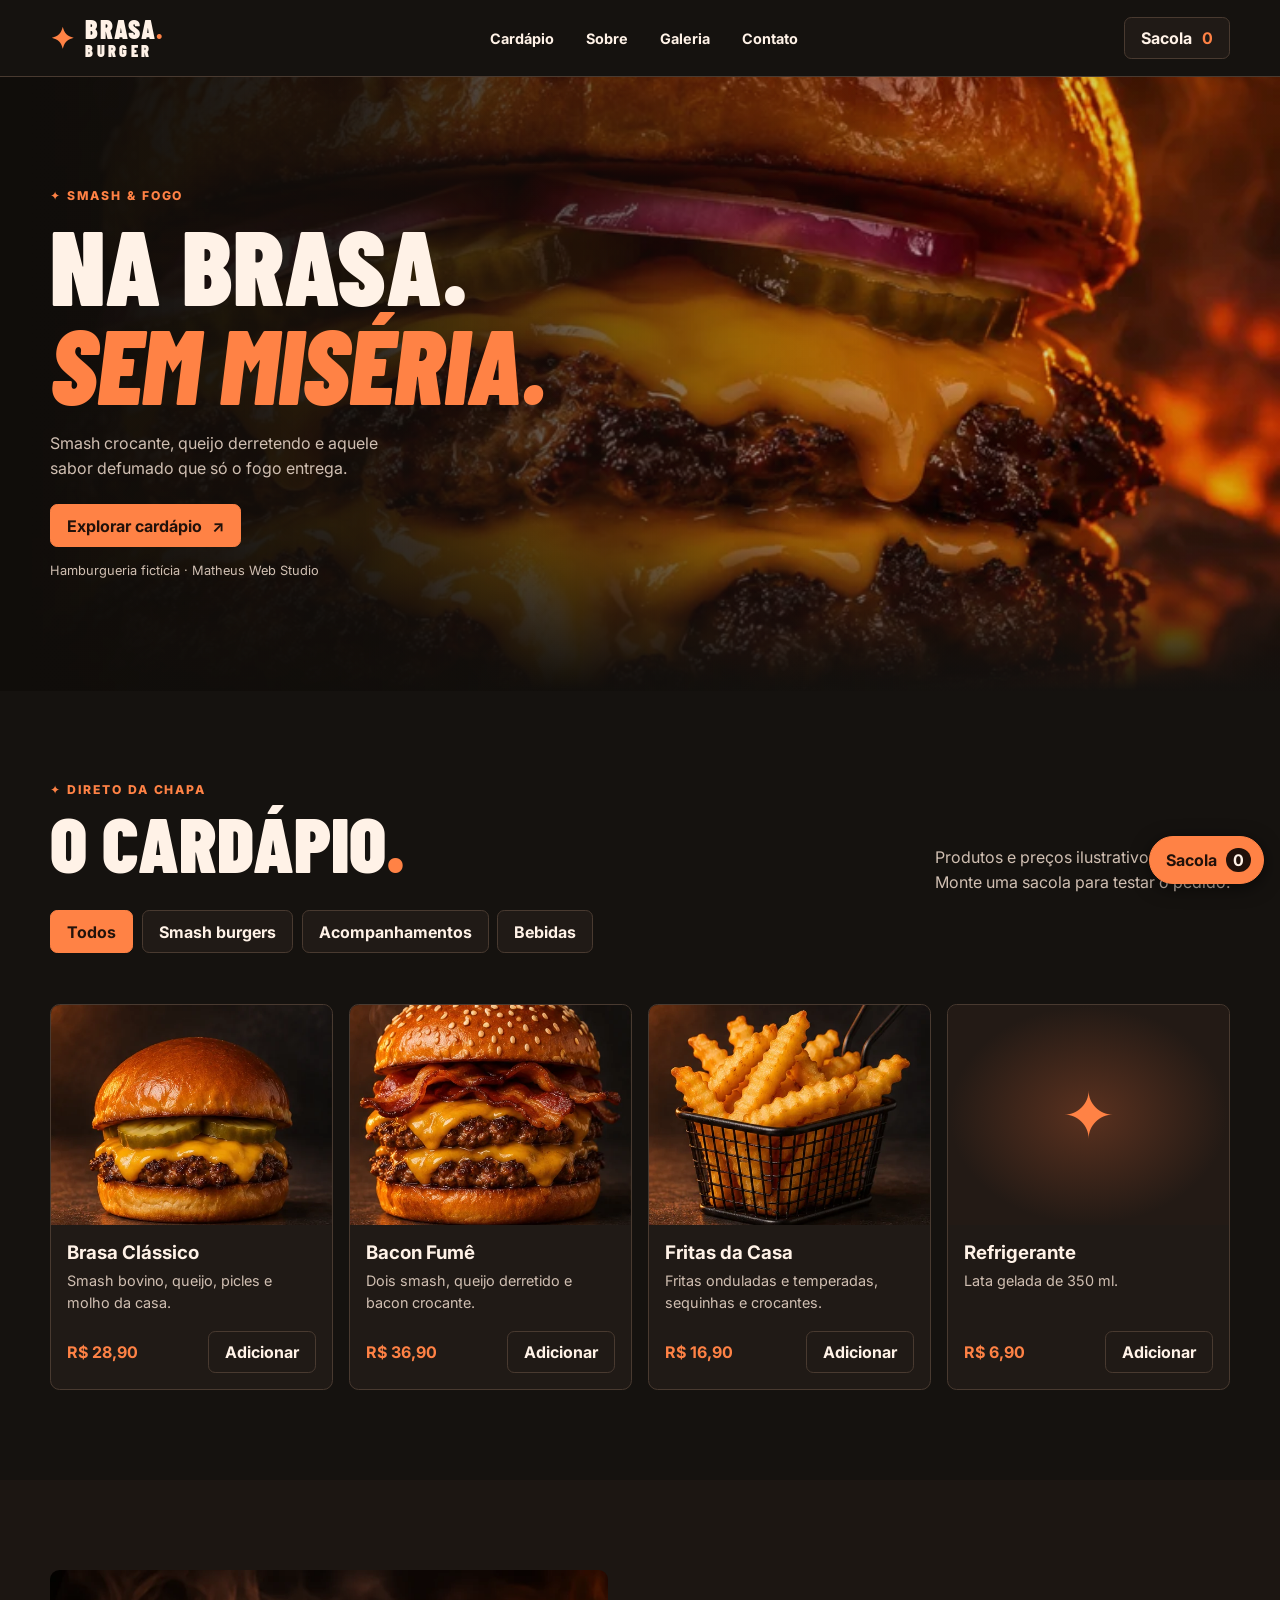
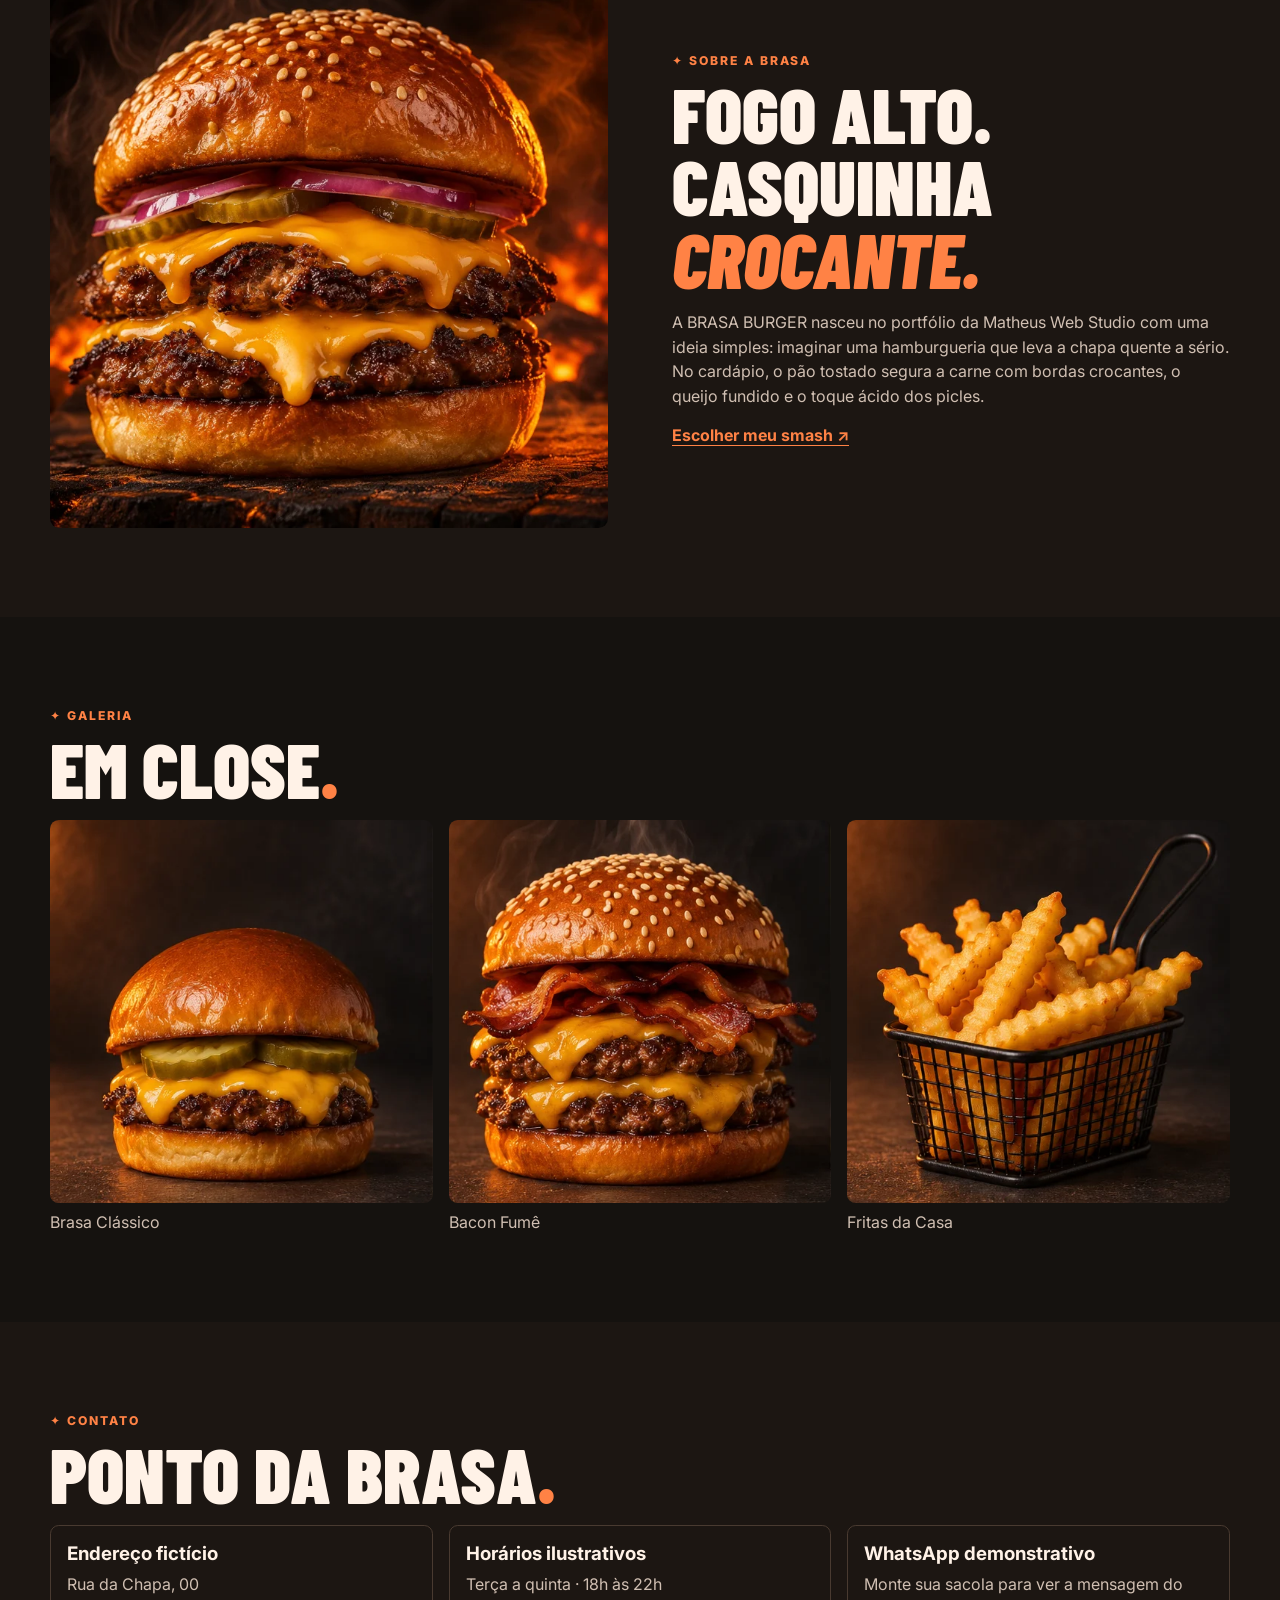
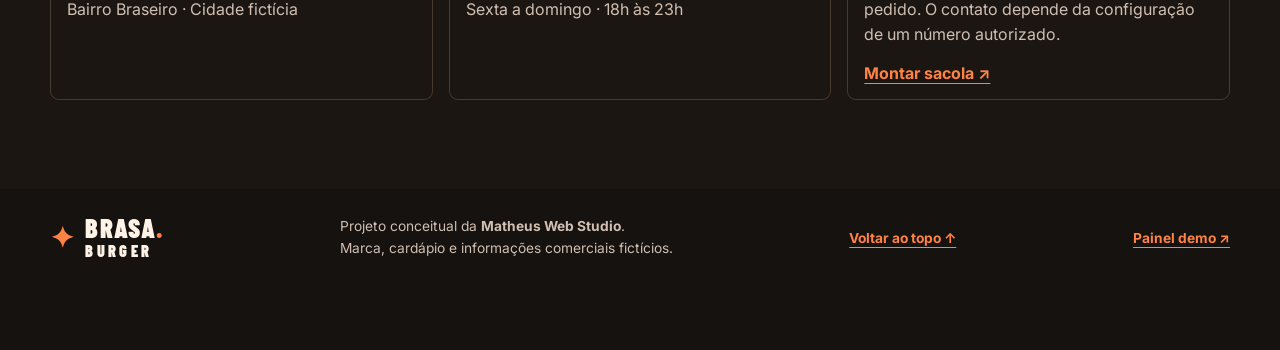
<file: index.html>
<!doctype html>
<html lang="pt-BR">
<head>
<meta charset="utf-8">
<meta name="viewport" content="width=device-width, initial-scale=1">
<meta name="description" content="BRASA BURGER é um projeto conceitual da Matheus Web Studio. Explore um cardápio ilustrativo de smash burgers e simule seu pedido.">
<meta name="robots" content="noindex, nofollow">
<meta name="theme-color" content="#15120f">
<meta property="og:title" content="BRASA BURGER — Smash & Fogo">
<meta property="og:description" content="Hamburgueria fictícia criada para o portfólio da Matheus Web Studio.">
<title>BRASA BURGER — Smash &amp; Fogo | Matheus Web Studio</title>
<link rel="stylesheet" href="styles.css">
<script src="config.js" defer></script>
<script src="data.js" defer></script>
<script src="app.js" defer></script>
</head>
<body class="storefront">
<a class="skip" href="#conteudo">Pular para o conteúdo</a>
<header class="header" id="inicio">
  <div class="wrap top">
    <a href="#inicio" class="brand" aria-label="Brasa Burger, início"><span class="brand-icon" aria-hidden="true">✦</span><span>BRASA<span class="accent">.</span><small>BURGER</small></span></a>
    <nav aria-label="Navegação principal"><a href="#cardapio">Cardápio</a><a href="#sobre">Sobre</a><a href="#galeria">Galeria</a><a href="#contato">Contato</a></nav>
    <button class="cart-button" id="open-cart" type="button" aria-haspopup="dialog" aria-controls="cart">Sacola <span aria-hidden="true">0</span></button>
  </div>
</header>
<main id="conteudo"><p id="public-error" role="alert" class="wrap" hidden></p><p id="promo" class="promo" hidden></p>
  <section class="hero" aria-labelledby="hero-title">
    <picture><source id="hero-mobile" media="(max-width: 650px)" srcset="assets/hero-mobile.webp"><img id="hero-image" src="assets/hero.webp" alt="" fetchpriority="high" width="1536" height="1024"></picture>
    <div class="wrap hero-inner">
      <p class="kicker"><span aria-hidden="true">✦</span> <span id="hero-kicker">SMASH &amp; FOGO</span></p>
      <h1 id="hero-title"><span id="hero-lead">NA BRASA.</span><br><em id="hero-highlight">SEM MISÉRIA.</em></h1>
      <p id="hero-text" class="hero-text">Smash crocante, queijo derretendo e aquele sabor defumado que só o fogo entrega.</p>
      <a class="button primary" href="#cardapio">Explorar cardápio <span aria-hidden="true">↗</span></a>
      <p class="demo">Hamburgueria fictícia · Matheus Web Studio</p>
    </div>
  </section>
  <section class="menu section" id="cardapio" aria-labelledby="menu-title">
    <div class="wrap">
      <p class="kicker"><span aria-hidden="true">✦</span> DIRETO DA CHAPA</p>
      <div class="section-head"><h2 id="menu-title">O CARDÁPIO<span class="accent">.</span></h2><p>Produtos e preços ilustrativos.<br>Monte uma sacola para testar o pedido.</p></div>
      <div id="filters" class="filters" role="group" aria-label="Categorias do cardápio"></div>
      <noscript>Ative o JavaScript para explorar o cardápio e simular um pedido.</noscript>
      <p class="shop-feedback" id="shop-feedback"></p><div id="products" class="products"></div>
      <p id="feedback" class="sr-only" role="status"></p>
    </div>
  </section>
  <section class="about section" id="sobre" aria-labelledby="about-title">
    <div class="wrap split">
      <img src="assets/hero-mobile.webp" width="720" height="720" loading="lazy" decoding="async" alt="Smash burger duplo com queijo derretido e cebola roxa">
      <div><p class="kicker"><span aria-hidden="true">✦</span> SOBRE A BRASA</p><h2 id="about-title">FOGO ALTO.<br>CASQUINHA <em>CROCANTE.</em></h2><p id="about-copy">A BRASA BURGER nasceu no portfólio da Matheus Web Studio com uma ideia simples: imaginar uma hamburgueria que leva a chapa quente a sério. No cardápio, o pão tostado segura a carne com bordas crocantes, o queijo fundido e o toque ácido dos picles.</p><a href="#cardapio" class="text-link">Escolher meu smash <span aria-hidden="true">↗</span></a></div>
    </div>
  </section>
  <section class="section gallery" id="galeria" aria-labelledby="gallery-title">
    <div class="wrap"><p class="kicker"><span aria-hidden="true">✦</span> GALERIA</p><h2 id="gallery-title">EM CLOSE<span class="accent">.</span></h2>
      <div class="gallery-grid">
        <figure><img src="assets/classico.webp" width="520" height="590" loading="lazy" decoding="async" alt="Hambúrguer clássico com queijo e picles"><figcaption>Brasa Clássico</figcaption></figure>
        <figure><img src="assets/bacon.webp" width="520" height="590" loading="lazy" decoding="async" alt="Hambúrguer duplo com tiras de bacon crocante"><figcaption>Bacon Fumê</figcaption></figure>
        <figure><img src="assets/fritas.webp" width="520" height="590" loading="lazy" decoding="async" alt="Cesta escura cheia de batatas fritas onduladas"><figcaption>Fritas da Casa</figcaption></figure>
      </div>
    </div>
  </section>
  <section class="contact section" id="contato" aria-labelledby="contact-title">
    <div class="wrap"><p class="kicker"><span aria-hidden="true">✦</span> CONTATO</p><h2 id="contact-title">PONTO DA BRASA<span class="accent">.</span></h2>
      <div class="contact-grid">
        <div><h3>Endereço fictício</h3><p id="shop-address">Rua da Chapa, 00<br>Bairro Braseiro · Cidade fictícia</p></div>
        <div><h3>Horários ilustrativos</h3><p id="shop-hours">Terça a quinta · 18h às 22h<br>Sexta a domingo · 18h às 23h</p></div>
        <div><h3>WhatsApp demonstrativo</h3><p id="shop-contact">Monte sua sacola para ver a mensagem do pedido. O contato depende da configuração de um número autorizado.</p><a class="text-link" href="#cardapio">Montar sacola ↗</a></div>
      </div>
    </div>
  </section>
</main>
<footer><div class="wrap footer"><a class="brand" href="#inicio"><span class="brand-icon" aria-hidden="true">✦</span><span>BRASA<span class="accent">.</span><small>BURGER</small></span></a><p>Projeto conceitual da <strong>Matheus Web Studio</strong>.<br>Marca, cardápio e informações comerciais fictícios.</p><a class="text-link" href="#inicio">Voltar ao topo ↑</a><a class="text-link" href="admin.html">Painel demo ↗</a></div></footer>
<button class="cart-button floating-cart" id="floating-cart" type="button" aria-haspopup="dialog" aria-controls="cart" hidden>Sacola <span aria-hidden="true">0</span></button>
<dialog id="cart" aria-labelledby="cart-title">
  <div class="cart-layout">
    <div class="cart-heading"><h2 id="cart-title">Sua sacola</h2><form method="dialog"><button class="icon-button" aria-label="Fechar sacola" autofocus>×</button></form></div>
    <div id="cart-body" class="cart-body"></div>
    <div id="cart-footer" class="cart-footer" hidden>
      <p class="total"><span>Subtotal ilustrativo</span><strong id="total"></strong></p>
      <button type="button" class="button primary" id="preview-order" aria-expanded="false" aria-controls="order">Continuar pedido <span aria-hidden="true">↗</span></button>
      <form id="order" autocomplete="off" hidden>
        <h3>Dados do pedido</h3>
        <p id="demo-order-help">Use dados fictícios para testar a demonstração.</p>
        <label>Nome do cliente<input id="customer-name" name="customer" required maxlength="80" aria-describedby="demo-order-help"></label>
        <label>Telefone com DDD<input name="phone" type="tel" required maxlength="25"></label>
        <label>Como receber?
          <select id="fulfillment" name="method"><option value="delivery">Entrega</option><option value="pickup">Retirada no balcão</option></select>
        </label>
        <div id="delivery-fields">
          <label><span id="address-label">Endereço de entrega</span><textarea name="address" rows="2" maxlength="240" placeholder="Rua, número, bairro e cidade" required></textarea></label>
          <label>Complemento ou referência (opcional)<input name="reference" maxlength="120"></label>
        </div>
        <label>Forma de pagamento
          <select id="payment" name="payment" required>
            <option value="">Selecione</option>
            <option value="cash">Dinheiro</option>
            <option value="pix">Pix</option>
            <option value="card">Cartão na maquininha da loja</option>
          </select>
        </label>
        <p id="card-payment-note" hidden>O pagamento por cartão é feito na maquininha da loja.</p>
        <p id="order-error" role="alert" hidden></p>
        <label for="order-text">Prévia da mensagem</label>
        <textarea id="order-text" readonly rows="5"></textarea>
        <button type="submit" class="button primary">Registrar pedido simulado</button>
      </form>
    </div>
    <p id="cart-result" role="status"></p><p id="cart-feedback" role="status" class="sr-only"></p>
    <div id="order-whatsapp" hidden>
      <a id="whatsapp-link" class="button primary" target="_blank" rel="noopener noreferrer" hidden>Enviar pedido pelo WhatsApp <span aria-hidden="true">↗</span></a>
      <p id="whatsapp-note" hidden>O WhatsApp da loja ainda não foi configurado.</p>
    </div>
  </div>
</dialog>
<dialog id="product-dialog" aria-labelledby="product-title">
  <form id="product-form" class="cart-layout">
    <div class="cart-heading"><h2 id="product-title"></h2><button type="button" id="close-product" class="icon-button" aria-label="Fechar personalização">×</button></div>
    <p id="product-description"></p>
    <strong id="product-price"></strong>
    <div class="note-field">
      <label for="product-note">Observação do item (opcional)</label>
      <textarea id="product-note" rows="3" maxlength="160" placeholder="Ex.: sem tomate, molho à parte" aria-describedby="note-help"></textarea>
      <small id="note-help">Até 160 caracteres. A observação vale para todas as unidades deste item na sacola.</small>
    </div>
    <p id="product-error" role="alert" hidden></p>
    <button type="submit" id="save-product" class="button primary">Adicionar à sacola</button>
  </form>
</dialog>
</body>
</html>
</file>
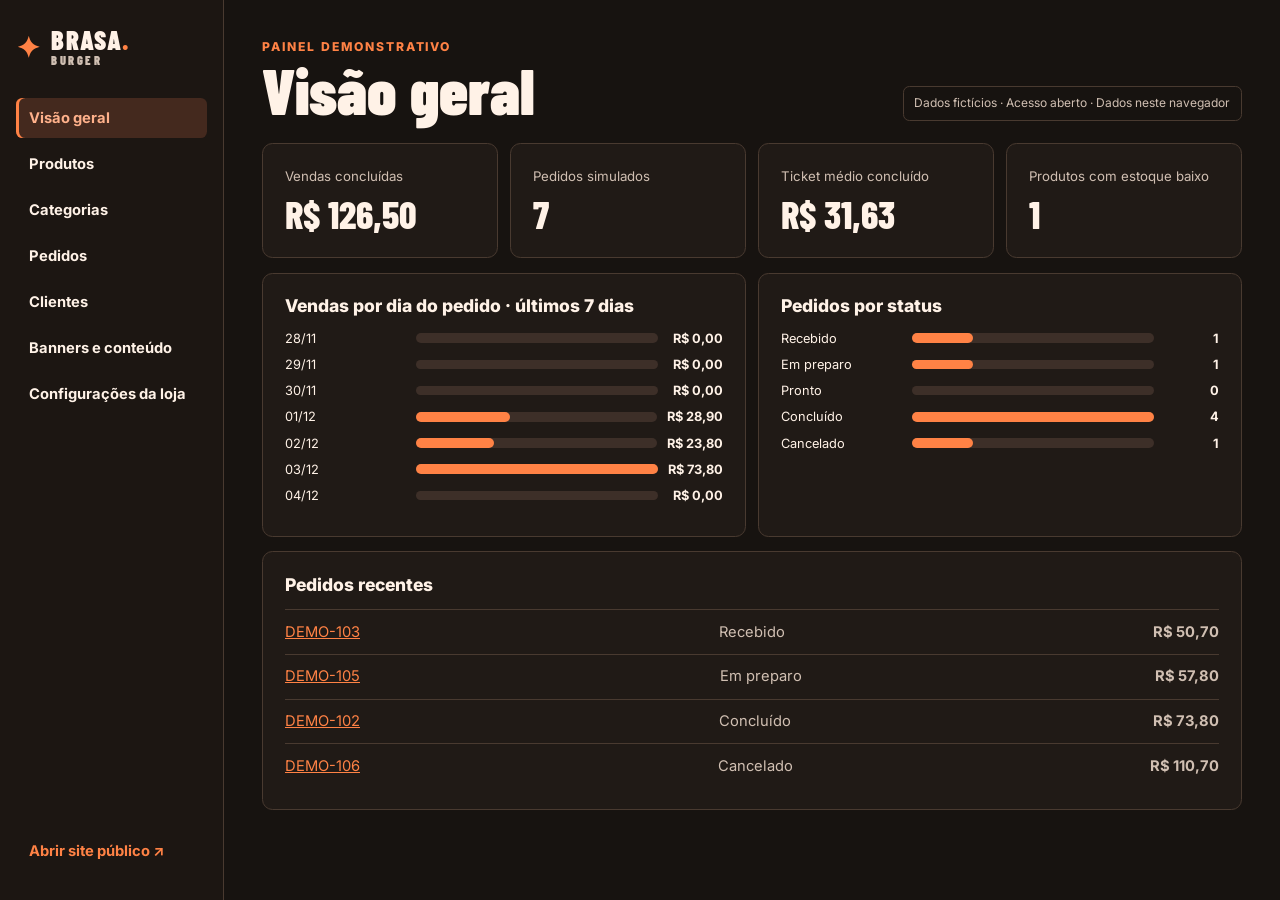
<file: admin.html>
<!doctype html>
<html lang="pt-BR">
<head>
<meta charset="utf-8">
<meta name="viewport" content="width=device-width, initial-scale=1">
<meta name="robots" content="noindex, nofollow">
<meta name="theme-color" content="#15120f">
<title>Painel demo | Brasa Burger</title>
<link rel="stylesheet" href="styles.css">
<link rel="stylesheet" href="admin.css">
<script defer src="config.js"></script>
<script defer src="data.js"></script>
<script defer src="admin.js"></script>
</head>
<body class="admin">
<a class="skip" href="#workspace">Pular para o conteúdo</a>
<aside class="sidebar">
  <a class="brand" href="#visao"><span class="brand-icon" aria-hidden="true">✦</span><span>BRASA<span class="accent">.</span><small>BURGER</small></span></a>
  <nav id="admin-nav" aria-label="Seções do painel">
    <a href="#visao">Visão geral</a><a href="#produtos">Produtos</a><a href="#categorias">Categorias</a><a href="#pedidos">Pedidos</a><a href="#clientes">Clientes</a><a href="#conteudos">Banners e conteúdo</a><a href="#loja">Configurações da loja</a>
  </nav>
  <a class="site-link" href="index.html" target="_blank" rel="noopener">Abrir site público ↗</a>
</aside>
<main id="workspace" tabindex="-1">
  <header class="workspace-header">
    <div><p class="kicker">Painel demonstrativo</p><h1 id="page-title">Visão geral</h1></div>
    <p class="demo-note">Dados fictícios · Acesso aberto · Dados neste navegador</p>
  </header>
  <p id="notice" role="status" hidden></p>
  <p id="error" role="alert" hidden></p>
  <div id="view"></div>
</main>
<dialog id="editor" aria-labelledby="editor-title">
  <form id="edit-form">
    <header><h2 id="editor-title"></h2><button type="button" data-action="close" aria-label="Fechar edição">×</button></header>
    <div class="edit-fields" id="edit-fields"></div>
    <p id="edit-error" role="alert" hidden></p>
    <footer><button type="button" data-action="close">Cancelar</button><button class="primary" type="submit">Salvar</button></footer>
  </form>
</dialog>
<section id="print-order" aria-label="Comanda para impressão"></section>
</body>
</html>
</file>
<file: styles.css>
@import url('https://fonts.googleapis.com/css2?family=Barlow+Condensed:wght@700;800;900&family=Inter:wght@400;500;600;700;800&display=swap');

:root {
  color-scheme: dark;
  --bg: #15120f;
  --surface: #201a16;
  --line: #493a30;
  --text: #fff2e7;
  --muted: #d0bfb2;
  --accent: #ff8245;
  --display: "Barlow Condensed", Impact, sans-serif;
  font-family: Inter, system-ui, sans-serif;
}
*, *::before, *::after { box-sizing: border-box; }
body { margin: 0; background: var(--bg); color: var(--text); }
[hidden] { display: none !important; }
img { max-width: 100%; display: block; object-fit: cover; }
a { color: inherit; }
button, input, select, textarea { font: inherit; }
button, .button {
  display: inline-flex; align-items: center; justify-content: center; gap: .6rem;
  padding: .65rem 1rem; border: 1px solid var(--line); border-radius: .45rem;
  color: var(--text); background: var(--surface); text-decoration: none; cursor: pointer;
  font-weight: 700; min-height: 2.65rem;
}
button:hover:not(:disabled), .button:hover { border-color: var(--accent); }
button:disabled { opacity: .58; cursor: default; }
:focus-visible { outline: 2px solid var(--accent); outline-offset: 4px; }
.primary { background: var(--accent); border-color: var(--accent); color: #21110a; }
.primary:hover { background: #ff9b6b; }
.wrap { width: min(1180px, 100% - 2.5rem); margin-inline: auto; }
.skip { position: fixed; inset: .5rem auto auto .5rem; z-index: 20; padding: .8rem; background: var(--surface); transform: translateY(-170%); }
.skip:focus { transform: none; }
.sr-only { position: absolute; width: 1px; height: 1px; padding: 0; margin: -1px; overflow: hidden; clip-path: inset(50%); white-space: nowrap; border: 0; }
.header { border-bottom: 1px solid var(--line); }
.top { min-height: 76px; display: flex; align-items: center; justify-content: space-between; gap: 1rem; }
.top nav { display: flex; flex-wrap: wrap; gap: clamp(.8rem, 2.5vw, 2rem); }
.top nav a { text-decoration: none; font-size: .9rem; font-weight: 700; }
.top nav a:hover, .text-link, .accent, em { color: var(--accent); }
.brand { display: inline-flex; width: fit-content; align-items: center; gap: .65rem; text-decoration: none; font: 900 1.65rem/.85 var(--display); letter-spacing: .04em; }
.brand small { display: block; font-size: .62em; letter-spacing: .2em; margin-top: .26rem; }
.brand-icon { color: var(--accent); font-size: 1.8rem; }
.cart-button span { color: var(--accent); }
.storefront > footer { padding-bottom: calc(4rem + env(safe-area-inset-bottom, 0px)); }
.floating-cart {
  position: fixed;
  z-index: 10;
  inset: auto calc(1rem + env(safe-area-inset-right, 0px)) calc(1rem + env(safe-area-inset-bottom, 0px)) auto;
  min-height: 3rem;
  padding-inline: 1rem .75rem;
  border-radius: 999px;
  background: var(--accent);
  border-color: var(--accent);
  color: #21110a;
  box-shadow: 0 4px 18px #0008;
}
.floating-cart:hover { background: #ff9b6b; }
.floating-cart span {
  display: grid;
  place-items: center;
  min-width: 1.55rem;
  min-height: 1.55rem;
  padding-inline: .35rem;
  border-radius: 999px;
  background: #21110a;
  color: #fff2e7;
}
.hero { display: grid; align-items: center; position: relative; min-height: clamp(500px, 48vw, 685px); isolation: isolate; }
.hero picture, .hero picture img, .hero::after { position: absolute; inset: 0; width: 100%; height: 100%; z-index: -2; }
.hero picture img { object-position: center 53%; }
.hero::after { content: ""; z-index: -1; background: linear-gradient(90deg,#100d0a 2%,#100d0ae3 28%,#100d0a29 73%), linear-gradient(0deg,#15120f 0%,transparent 27%); }
.hero-inner { padding-block: 4rem; }
.kicker { color: var(--accent); font-size: .76rem; font-weight: 800; letter-spacing: .16em; text-transform: uppercase; }
h1, h2, h3, p { margin: 0; }
h1, h2 { font-family: var(--display); font-weight: 900; line-height: .94; }
.hero h1 { font-size: clamp(3.4rem, 8.2vw, 8rem); margin-block: .55rem 1.2rem; max-width: 11ch; overflow-wrap: anywhere; }
.hero-text { max-width: 33ch; margin-bottom: 1.45rem; }
p { line-height: 1.55; color: var(--muted); }
.demo { margin-top: .9rem; font-size: .8rem; }
.promo { text-align: center; color: #24130a; background: var(--accent); padding: .6rem 1rem; font-weight: 800; }
.section { padding-block: clamp(3rem, 7vw, 6.5rem); }
.section h2 { font-size: clamp(2.9rem, 6vw, 5.4rem); margin-block: .4rem 1rem; }
.section-head { display: flex; justify-content: space-between; align-items: end; gap: 1rem; flex-wrap: wrap; }
.filters { display: flex; gap: .55rem; flex-wrap: wrap; margin: 1rem 0; }
.filters button[aria-pressed="true"] { background: var(--accent); border-color: var(--accent); color: #23130b; }
.shop-feedback { min-height: 1.5rem; margin-bottom: .65rem; font-size: .9rem; }
.products { display: grid; grid-template-columns: repeat(auto-fit, minmax(min(240px, 100%), 1fr)); gap: 1rem; }
.product { background: var(--surface); border: 1px solid var(--line); border-radius: .6rem; overflow: hidden; display: flex; flex-direction: column; }
.product img, .product-art { width: 100%; height: 220px; object-position: center 58%; }
.product-art { display: grid; place-items: center; font-size: 4rem; color: var(--accent); background: radial-gradient(#5a311f,#231a15 70%); }
.product-info { padding: 1rem; flex: 1; display: flex; flex-direction: column; gap: .4rem; }
.product-info p { font-size: .9rem; overflow-wrap: anywhere; }
.product-info h3 { overflow-wrap: anywhere; }
.product-bottom { margin-top: auto; padding-top: .6rem; display: flex; gap: .5rem; justify-content: space-between; align-items: center; }
.product-bottom strong { color: var(--accent); }
.about, .contact { background: #1c1612; }
.split { display: grid; grid-template-columns: 1fr 1fr; gap: clamp(1rem, 5vw, 5rem); align-items: center; }
.split img { width: 100%; height: auto; aspect-ratio: 1; border-radius: .6rem; }
.text-link { display: inline-block; font-weight: 700; text-underline-offset: .24rem; }
.split .text-link, .contact-grid .text-link { margin-top: 1rem; }
.gallery-grid, .contact-grid { display: grid; grid-template-columns: repeat(3, minmax(0, 1fr)); gap: 1rem; }
figure { margin: 0; }
figure img { width: 100%; height: auto; aspect-ratio: 1; border-radius: .55rem; }
figcaption { padding-top: .6rem; color: var(--muted); }
.contact-grid > div { border: 1px solid var(--line); border-radius: .55rem; padding: 1rem; }
.contact-grid p { margin-top: .45rem; white-space: pre-line; overflow-wrap: anywhere; }
.footer { display: flex; gap: 1rem 1.6rem; justify-content: space-between; align-items: center; flex-wrap: wrap; padding-block: 1.7rem; font-size: .86rem; }
dialog { background: var(--surface); color: var(--text); border: 1px solid var(--line); border-radius: .8rem; padding: 0; width: min(100% - 2rem, 565px); max-height: 90dvh; }
dialog::backdrop { background: #080504bf; }
.cart-layout { padding: 1.2rem; display: grid; gap: 1rem; }
.cart-heading, .cart-line, .total, .quantity { display: flex; align-items: center; justify-content: space-between; gap: .65rem; }
.cart-heading h2 { font-size: 2.5rem; }
.cart-line { padding-block: .7rem; border-bottom: 1px solid var(--line); }
.cart-footer { display: grid; gap: .85rem; }
#order { display: grid; gap: .65rem; }
#order label, #delivery-fields { display: grid; gap: .35rem; }
#delivery-fields { gap: .65rem; }
#order-error { color: #ffb18b; }
#cart-result:empty { display: none; }
.cart-line > div:first-child { min-width: 0; overflow-wrap: anywhere; }
.cart-line .quantity { flex-shrink: 0; }
.cart-note { white-space: pre-line; margin-top: .25rem; font-size: .9rem; }
.edit-note {
  background: transparent;
  border-color: transparent;
  padding-inline: 0;
  color: var(--accent);
  font-size: .85rem;
}
.note-field { display: grid; gap: .4rem; }
.note-field label { font-weight: 700; }
.note-field small { color: var(--muted); }
#product-price { color: var(--accent); }
#product-error { color: #ffb18b; }
input:not([type="checkbox"]), textarea, select { width: 100%; background: #15120f; color: var(--text); border: 1px solid var(--line); border-radius: .35rem; padding: .65rem; }
textarea { resize: vertical; }
@media (max-width: 650px) {
  .top { flex-wrap: wrap; padding-block: .8rem; }
  .top nav { order: 3; width: 100%; justify-content: space-between; gap: .5rem; }
  .hero { align-items: end; min-height: 550px; }
  .hero picture img { object-position: center 25%; }
  .hero::after { background: linear-gradient(0deg,#15120f 5%,#15120fdd 26%,#15120f00 79%); }
  .hero-inner { padding-block: 8.5rem 1.8rem; }
  .split, .contact-grid { grid-template-columns: 1fr; }
  .gallery-grid { gap: .55rem; }
  figcaption { font-size: .8rem; }
}
</file>
<file: admin.css>
.admin {
  min-height: 100vh;
  display: grid;
  grid-template-columns: 224px minmax(0, 1fr);
  background: #171310;
  font-size: .92rem;
}
.sidebar { border-right: 1px solid var(--line); background: #1c1612; display: flex; flex-direction: column; gap: 2rem; padding: 1.8rem 1rem; }
.sidebar nav { display: grid; gap: .35rem; }
.sidebar nav a, .site-link { display: block; border-radius: .4rem; padding: .7rem .8rem; text-decoration: none; font-weight: 700; }
.sidebar nav a[aria-current="page"] { color: #ffb18b; background: #44291e; box-shadow: inset 3px 0 var(--accent); }
.sidebar nav a:hover { background: #38271e; }
.site-link { margin-top: auto; color: var(--accent); width: fit-content; }
#workspace { min-width: 0; width: min(100%, 1380px); padding: clamp(1rem, 3vw, 3rem); margin-inline: auto; }
#workspace:focus { outline: none; }
.workspace-header { display: flex; align-items: end; justify-content: space-between; gap: .8rem; flex-wrap: wrap; margin-bottom: 1.4rem; }
.workspace-header h1 { font-size: clamp(2.5rem, 5vw, 4.4rem); margin-top: .2rem; }
.demo-note { border: 1px solid var(--line); border-radius: .4rem; padding: .45rem .65rem; font-size: .75rem; }
#notice, #error, #edit-error { margin-bottom: .9rem; padding: .7rem .8rem; border-radius: .4rem; }
#notice { color: #d5ffd9; background: #233827; }
#error, #edit-error { color: #ffd8ca; background: #4b241b; }
.panel { border: 1px solid var(--line); border-radius: .65rem; padding: clamp(.8rem, 2vw, 1.35rem); background: var(--surface); min-width: 0; }
.panel h2 { font: 800 1.1rem/1.3 Inter, system-ui, sans-serif; margin-bottom: .8rem; }
.metrics, .charts { display: grid; gap: .8rem; margin-bottom: .9rem; }
.metrics { grid-template-columns: repeat(4, minmax(0, 1fr)); }
.metric p { font-size: .83rem; }
.metric strong { font: 800 clamp(1.65rem, 3vw, 2.8rem)/1.1 var(--display); display: block; margin-top: .45rem; }
.charts { grid-template-columns: repeat(2, minmax(0, 1fr)); }
.chart { padding: 0; list-style: none; margin: 0; }
.chart li { display: grid; grid-template-columns: minmax(68px, 1fr) minmax(12px, 2fr) minmax(55px, max-content); gap: .6rem; align-items: center; margin: .7rem 0; font-size: .8rem; }
.chart strong { text-align: right; }
.track { background: #3d2f28; border-radius: 9px; height: .6rem; }
.track i { display: block; height: 100%; border-radius: inherit; background: var(--accent); }
.recent { display: grid; grid-template-columns: 1fr 1fr auto; gap: .7rem; border-top: 1px solid var(--line); padding-block: .65rem; }
.recent a { color: var(--accent); }
.toolbar { display: flex; align-items: center; justify-content: space-between; gap: 1rem; flex-wrap: wrap; margin-bottom: .9rem; }
.toolbar label { display: flex; align-items: center; gap: .5rem; }
.toolbar select { width: auto; }
.listing { padding: 0; }
.table-wrap { overflow-x: auto; }
table { border-collapse: collapse; text-align: left; width: 100%; }
th, td { padding: .8rem; border-bottom: 1px solid var(--line); }
tr:last-child td { border-bottom: 0; }
th { font-size: .78rem; color: var(--muted); }
.product-cell, .actions { display: flex; align-items: center; gap: .5rem; }
.product-cell { min-width: 140px; }
.product-cell img { width: 44px; height: 44px; border-radius: .4rem; }
.actions button { font-size: .8rem; }
.badge { display: inline-block; padding: .24rem .45rem; border-radius: .32rem; background: #382d26; white-space: nowrap; }
.badge.low, .danger { color: #ffb18b; }
.empty { padding: 1rem; }
.order-list { display: grid; gap: .55rem; }
.order summary { cursor: pointer; line-height: 2; }
.order summary span, .order summary strong { display: inline-block; margin-inline: .3rem .8rem; }
.order-body { padding-top: .7rem; }
.order-details { display: grid; gap: .35rem; margin-block: .75rem; }
.order-details div { display: grid; grid-template-columns: 6rem minmax(0, 1fr); gap: .5rem; }
.order-details dt { color: var(--muted); }
.order-details dd { margin: 0; overflow-wrap: anywhere; }
.order-columns { display: grid; grid-template-columns: 1fr 1fr; margin-top: .8rem; }
.order-columns ul, .order-columns ol { padding-left: 1.3rem; color: var(--muted); }
.status-form { display: flex; align-items: end; flex-wrap: wrap; gap: .65rem; }
.form-grid, .edit-fields { display: grid; grid-template-columns: repeat(2, minmax(0, 1fr)); gap: 1rem; }
.wide { grid-column: 1 / -1; }
.admin label { display: grid; gap: .35rem; font-weight: 600; }
.admin label.check { display: flex; align-items: start; font-weight: 400; }
.admin input[type="checkbox"] { accent-color: var(--accent); flex: none; width: 1.05rem; height: 1.05rem; }
.admin small, #phone-help { color: var(--muted); font-size: .78rem; }
.thumb { width: 112px; height: 65px; border-radius: .4rem; }
#phone-help { margin-block: .3rem .55rem; }
#edit-form { padding: 1rem; }
#edit-form header, #edit-form footer { display: flex; justify-content: space-between; align-items: center; gap: .65rem; }
#edit-form header { margin-bottom: .9rem; }
#edit-form h2 { font-size: 2.15rem; }
#edit-form footer { justify-content: flex-end; margin-top: 1rem; }
#edit-error { margin: .65rem 0 0; }
@media (max-width: 950px) { .metrics { grid-template-columns: repeat(2, minmax(0, 1fr)); } }
@media (max-width: 750px) {
  .admin { display: block; }
  .sidebar { border-right: 0; border-bottom: 1px solid var(--line); gap: .6rem; padding: .8rem 1rem; }
  .sidebar nav { display: flex; flex-wrap: wrap; gap: .2rem; }
  .sidebar nav a, .site-link { font-size: .8rem; padding: .48rem .55rem; }
}
@media (max-width: 510px) {
  .charts, .form-grid, .edit-fields, .order-columns { grid-template-columns: 1fr; }
  .recent { font-size: .8rem; }
}

.order-controls { display: flex; flex-wrap: wrap; align-items: end; gap: .65rem; }
.item-note { white-space: pre-line; overflow-wrap: anywhere; }
#print-order { display: none; }

@page comanda { margin: 0; }

@media print {
  .admin.printing-order {
    display: block;
    min-height: 0;
    background: white;
    color: black;
    color-scheme: light;
  }
  .printing-order > :not(#print-order) { display: none !important; }
  .printing-order #print-order {
    display: block;
    page: comanda;
    width: 72mm;
    max-width: 100%;
    margin: 0 auto;
    padding: 2mm;
    font: 11pt/1.3 Arial, sans-serif;
    overflow-wrap: anywhere;
  }
  #print-order header { text-align: center; }
  #print-order h2 { font: bold 13pt/1.2 Arial, sans-serif; margin-block: 1mm; }
  #print-order p { color: black; line-height: inherit; }
  #print-order dl { margin-block: 2mm; }
  #print-order dl div, #print-order li, #print-order .print-total {
    display: flex;
    justify-content: space-between;
    gap: 2mm;
    break-inside: avoid;
  }
  #print-order dt { flex-shrink: 0; }
  #print-order dd { min-width: 0; margin: 0; text-align: right; }
  #print-order ul {
    list-style: none;
    padding: 2mm 0;
    margin: 0 0 2mm;
    border-block: 1px dashed black;
  }
  #print-order li + li { margin-top: 1.5mm; }
  #print-order .item-note { font-size: 10pt; margin-top: .5mm; }
  #print-order li span, #print-order .print-total strong:last-child { white-space: nowrap; }
}
</file>
